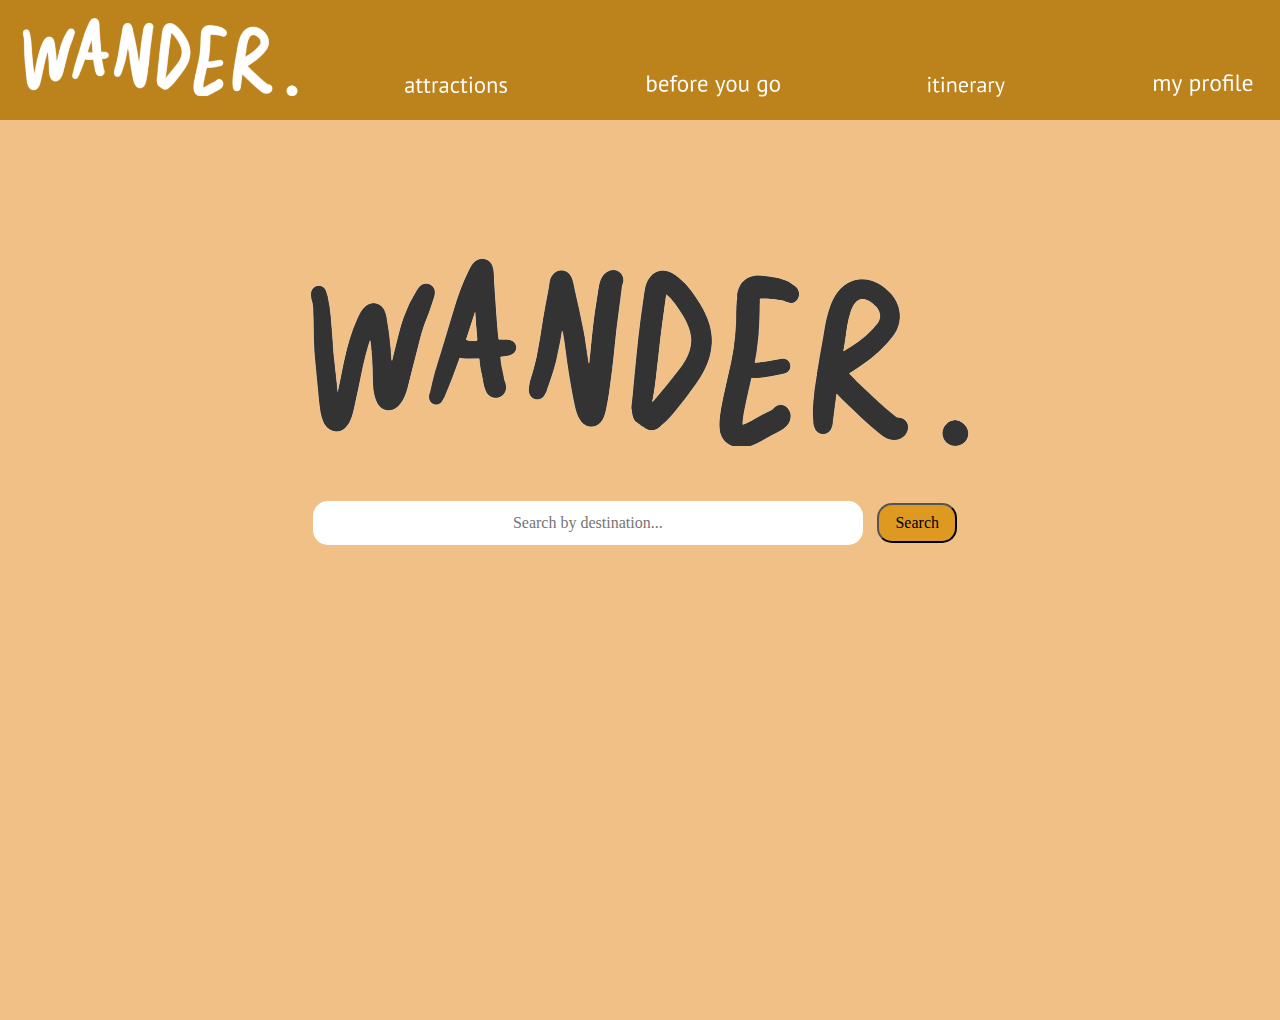
<file: index.html>
<!DOCTYPE html>
<html lang="en">
  <head>
    <!-- Required meta tags -->
    <meta charset="utf-8" />
    <meta
      name="viewport"
      content="width=device-width, initial-scale=1, shrink-to-fit=no"
    />

    <!-- Bootstrap CSS -->
    <link
      rel="stylesheet"
      href="https://stackpath.bootstrapcdn.com/bootstrap/4.4.1/css/bootstrap.min.css"
      integrity="sha384-Vkoo8x4CGsO3+Hhxv8T/Q5PaXtkKtu6ug5TOeNV6gBiFeWPGFN9MuhOf23Q9Ifjh"
      crossorigin="anonymous"
    />
    <link rel="stylesheet" href="styles.css" />

    <title>Wander</title>
  </head>
  <body>
    <div class="top-bar">
      <div class="logo">
        <a href="index.html">
          <img src="wander_logo.png" height="85px" />
        </a>
      </div>
      <div class="top-menu">
        <a href="attractions.html">
          <img
            src="attractions.png"
            height="40px"
            style="margin:0px 60px 0px 100px;"
          />
        </a>
        <a href="before_you_go.html">
          <img src="before_you_go.png" height="46px" style="margin:0px 60px;" />
        </a>
        <a href="itinerary.html">
          <img src="itinerary.png" height="52px" style="margin:0px 60px;" />
        </a>
        <a href="my_profile.html">
          <img src="my_profile.png" height="46px" style="margin:0px 60px;" />
        </a>
      </div>
    </div>
    <div class="first-page">
      <img src="wander_title.png" /> <br />
      <input
        class="input1"
        type="text"
        id="myinput"
        placeholder="Search by destination..."
      />
      <a href="when_travel.html">
        <button type="button" onclick="when_travel.html">Search</button>
      </a>
    </div>

    <!-- Optional JavaScript -->
    <!-- jQuery first, then Popper.js, then Bootstrap JS -->
    <script
      src="https://code.jquery.com/jquery-3.4.1.slim.min.js"
      integrity="sha384-J6qa4849blE2+poT4WnyKhv5vZF5SrPo0iEjwBvKU7imGFAV0wwj1yYfoRSJoZ+n"
      crossorigin="anonymous"
    ></script>
    <script
      src="https://cdn.jsdelivr.net/npm/popper.js@1.16.0/dist/umd/popper.min.js"
      integrity="sha384-Q6E9RHvbIyZFJoft+2mJbHaEWldlvI9IOYy5n3zV9zzTtmI3UksdQRVvoxMfooAo"
      crossorigin="anonymous"
    ></script>
    <script
      src="https://stackpath.bootstrapcdn.com/bootstrap/4.4.1/js/bootstrap.min.js"
      integrity="sha384-wfSDF2E50Y2D1uUdj0O3uMBJnjuUD4Ih7YwaYd1iqfktj0Uod8GCExl3Og8ifwB6"
      crossorigin="anonymous"
    ></script>
  </body>
</html>
</file>
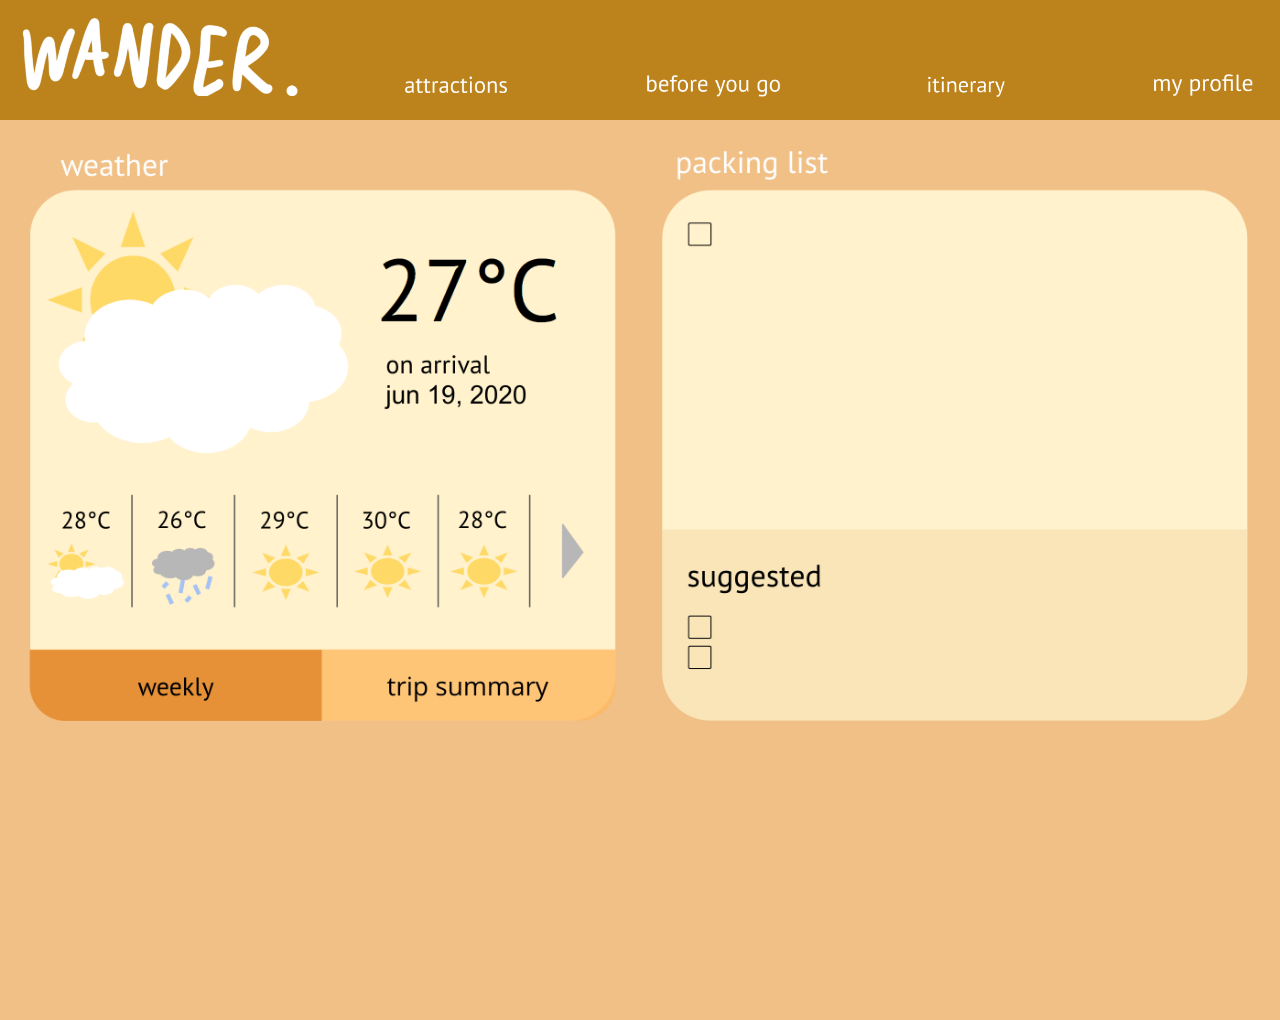
<file: before_you_go.html>
<!DOCTYPE html>
<html lang="en">
  <head>
    <!-- Required meta tags -->
    <meta charset="utf-8" />
    <meta
      name="viewport"
      content="width=device-width, initial-scale=1, shrink-to-fit=no"
    />

    <!-- Bootstrap CSS -->
    <link
      rel="stylesheet"
      href="https://stackpath.bootstrapcdn.com/bootstrap/4.4.1/css/bootstrap.min.css"
      integrity="sha384-Vkoo8x4CGsO3+Hhxv8T/Q5PaXtkKtu6ug5TOeNV6gBiFeWPGFN9MuhOf23Q9Ifjh"
      crossorigin="anonymous"
    />
    <link rel="stylesheet" href="styles.css" />
    <title>Wander</title>
  </head>
  <body>
    <div class="top-bar">
      <div class="logo">
        <a href="index.html">
          <img src="wander_logo.png" height="85px" />
        </a>
      </div>
      <div class="top-menu">
        <a href="attractions.html">
          <img
            src="attractions.png"
            height="40px"
            style="margin:0px 60px 0px 100px;"
          />
        </a>
        <a href="before_you_go.html">
          <img src="before_you_go.png" height="46px" style="margin:0px 60px;" />
        </a>
        <a href="itinerary.html">
          <img src="itinerary.png" height="52px" style="margin:0px 60px;" />
        </a>
        <a href="my_profile.html">
          <img src="my_profile.png" height="46px" style="margin:0px 60px;" />
        </a>
      </div>
    </div>
    <div class="page-container">
      <img src="before_you_go_page.png" width="1300" />
    </div>
    <!-- Optional JavaScript -->
    <!-- jQuery first, then Popper.js, then Bootstrap JS -->
    <script
      src="https://code.jquery.com/jquery-3.4.1.slim.min.js"
      integrity="sha384-J6qa4849blE2+poT4WnyKhv5vZF5SrPo0iEjwBvKU7imGFAV0wwj1yYfoRSJoZ+n"
      crossorigin="anonymous"
    ></script>
    <script
      src="https://cdn.jsdelivr.net/npm/popper.js@1.16.0/dist/umd/popper.min.js"
      integrity="sha384-Q6E9RHvbIyZFJoft+2mJbHaEWldlvI9IOYy5n3zV9zzTtmI3UksdQRVvoxMfooAo"
      crossorigin="anonymous"
    ></script>
    <script
      src="https://stackpath.bootstrapcdn.com/bootstrap/4.4.1/js/bootstrap.min.js"
      integrity="sha384-wfSDF2E50Y2D1uUdj0O3uMBJnjuUD4Ih7YwaYd1iqfktj0Uod8GCExl3Og8ifwB6"
      crossorigin="anonymous"
    ></script>
  </body>
</html>
</file>
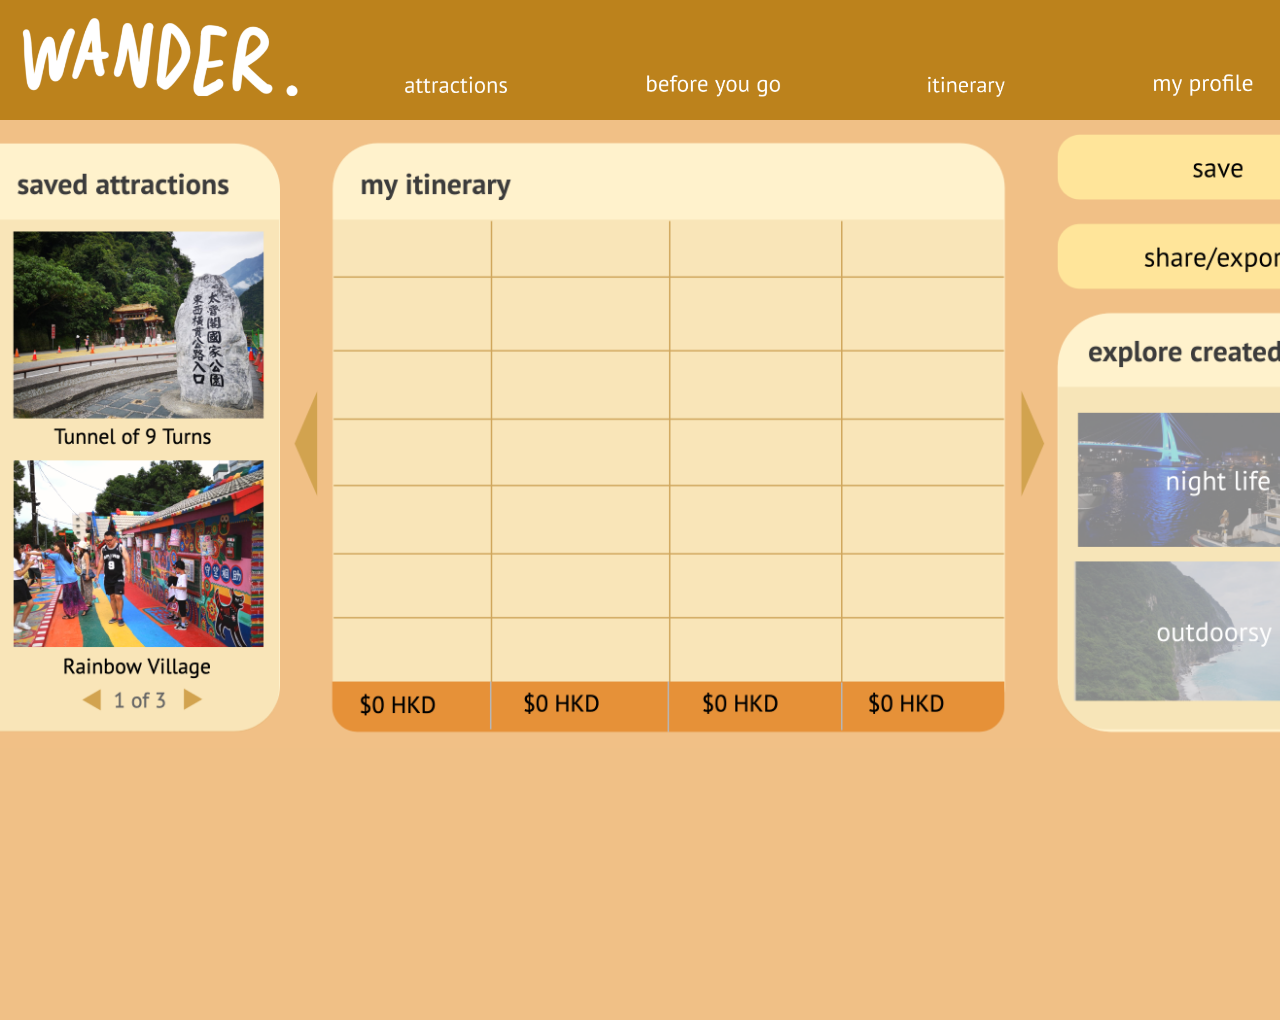
<file: itinerary.html>
<!DOCTYPE html>
<html lang="en">
  <head>
    <!-- Required meta tags -->
    <meta charset="utf-8" />
    <meta
      name="viewport"
      content="width=device-width, initial-scale=1, shrink-to-fit=no"
    />

    <!-- Bootstrap CSS -->
    <link
      rel="stylesheet"
      href="https://stackpath.bootstrapcdn.com/bootstrap/4.4.1/css/bootstrap.min.css"
      integrity="sha384-Vkoo8x4CGsO3+Hhxv8T/Q5PaXtkKtu6ug5TOeNV6gBiFeWPGFN9MuhOf23Q9Ifjh"
      crossorigin="anonymous"
    />
    <link rel="stylesheet" href="styles.css" />

    <title>Wander</title>
  </head>
  <body>
    <div class="top-bar">
      <div class="logo">
        <a href="index.html">
          <img src="wander_logo.png" height="85px" />
        </a>
      </div>
      <div class="top-menu">
        <a href="attractions.html">
          <img
            src="attractions.png"
            height="40px"
            style="margin:0px 60px 0px 100px;"
          />
        </a>
        <a href="before_you_go.html">
          <img src="before_you_go.png" height="46px" style="margin:0px 60px;" />
        </a>
        <a href="itinerary.html">
          <img src="itinerary.png" height="52px" style="margin:0px 60px;" />
        </a>
        <a href="my_profile.html">
          <img src="my_profile.png" height="46px" style="margin:0px 60px;" />
        </a>
      </div>
    </div>
    <div class="page-container" style="text-align:left;" style="padding-top:5px">
        <img src="itinerary-page.png" width="1400"/>
    </div>
    <!-- Optional JavaScript -->
    <!-- jQuery first, then Popper.js, then Bootstrap JS -->
    <script
      src="https://code.jquery.com/jquery-3.4.1.slim.min.js"
      integrity="sha384-J6qa4849blE2+poT4WnyKhv5vZF5SrPo0iEjwBvKU7imGFAV0wwj1yYfoRSJoZ+n"
      crossorigin="anonymous"
    ></script>
    <script
      src="https://cdn.jsdelivr.net/npm/popper.js@1.16.0/dist/umd/popper.min.js"
      integrity="sha384-Q6E9RHvbIyZFJoft+2mJbHaEWldlvI9IOYy5n3zV9zzTtmI3UksdQRVvoxMfooAo"
      crossorigin="anonymous"
    ></script>
    <script
      src="https://stackpath.bootstrapcdn.com/bootstrap/4.4.1/js/bootstrap.min.js"
      integrity="sha384-wfSDF2E50Y2D1uUdj0O3uMBJnjuUD4Ih7YwaYd1iqfktj0Uod8GCExl3Og8ifwB6"
      crossorigin="anonymous"
    ></script>
  </body>
</html>
</file>
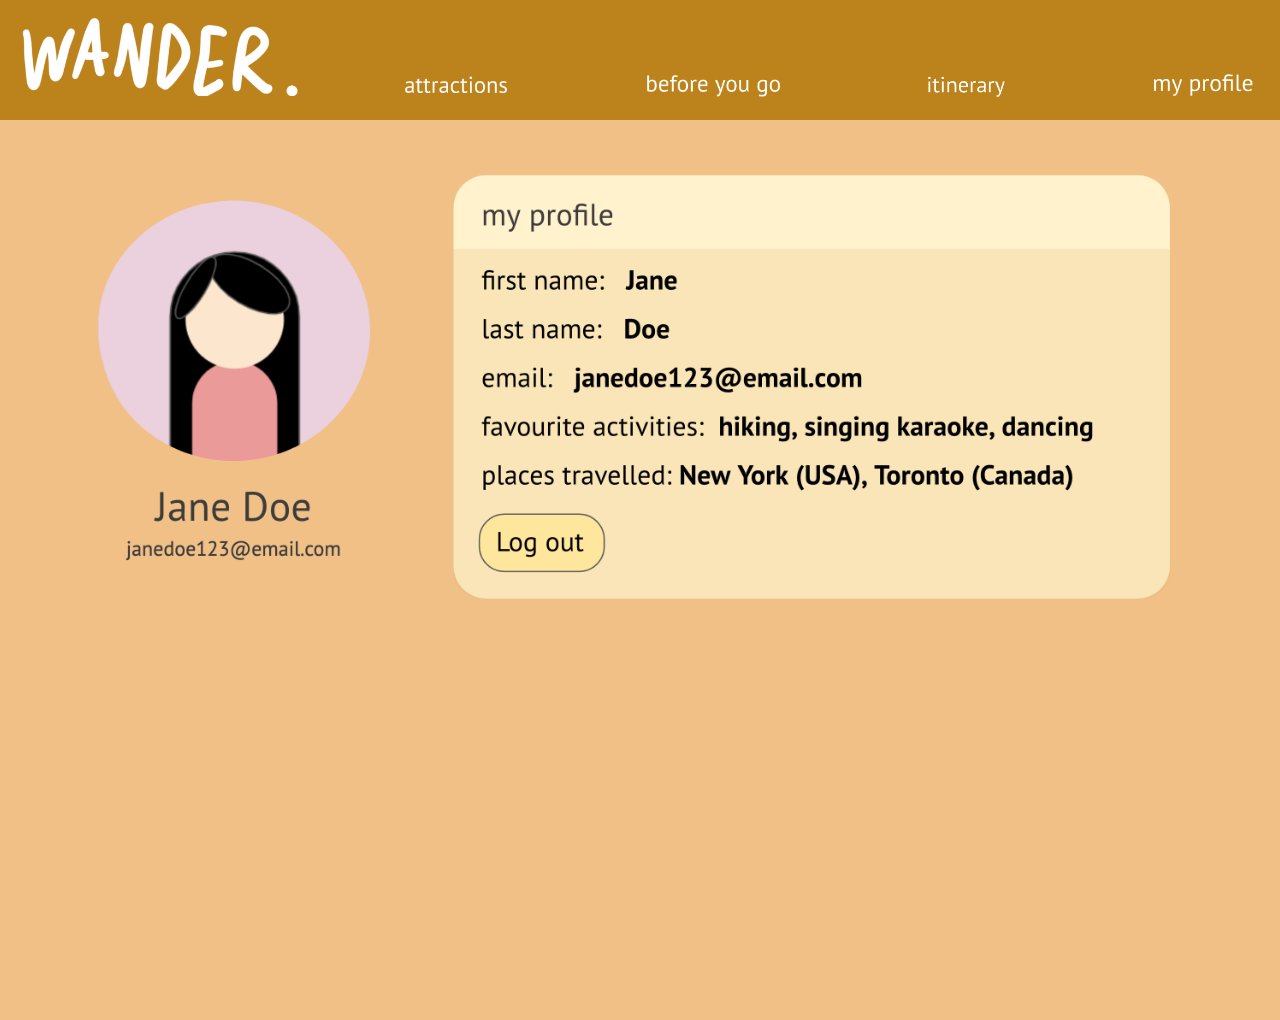
<file: my_profile.html>
<!DOCTYPE html>
<html lang="en">
  <head>
    <!-- Required meta tags -->
    <meta charset="utf-8" />
    <meta
      name="viewport"
      content="width=device-width, initial-scale=1, shrink-to-fit=no"
    />

    <!-- Bootstrap CSS -->
    <link
      rel="stylesheet"
      href="https://stackpath.bootstrapcdn.com/bootstrap/4.4.1/css/bootstrap.min.css"
      integrity="sha384-Vkoo8x4CGsO3+Hhxv8T/Q5PaXtkKtu6ug5TOeNV6gBiFeWPGFN9MuhOf23Q9Ifjh"
      crossorigin="anonymous"
    />
    <link rel="stylesheet" href="styles.css" />
    <title>Wander</title>
  </head>
  <body>
    <div class="top-bar">
      <div class="logo">
        <a href="index.html">
          <img src="wander_logo.png" height="85px" />
        </a>
      </div>
      <div class="top-menu">
        <a href="attractions.html">
          <img
            src="attractions.png"
            height="40px"
            style="margin:0px 60px 0px 100px;"
          />
        </a>
        <a href="before_you_go.html">
          <img src="before_you_go.png" height="46px" style="margin:0px 60px;" />
        </a>
        <a href="itinerary.html">
          <img src="itinerary.png" height="52px" style="margin:0px 60px;" />
        </a>
        <a href="my_profile.html">
          <img src="my_profile.png" height="46px" style="margin:0px 60px;" />
        </a>
      </div>
    </div>
    <div class="page-container">
      <img src="profile_page.png" width="1200" />
    </div>
    <!-- Optional JavaScript -->
    <!-- jQuery first, then Popper.js, then Bootstrap JS -->
    <script
      src="https://code.jquery.com/jquery-3.4.1.slim.min.js"
      integrity="sha384-J6qa4849blE2+poT4WnyKhv5vZF5SrPo0iEjwBvKU7imGFAV0wwj1yYfoRSJoZ+n"
      crossorigin="anonymous"
    ></script>
    <script
      src="https://cdn.jsdelivr.net/npm/popper.js@1.16.0/dist/umd/popper.min.js"
      integrity="sha384-Q6E9RHvbIyZFJoft+2mJbHaEWldlvI9IOYy5n3zV9zzTtmI3UksdQRVvoxMfooAo"
      crossorigin="anonymous"
    ></script>
    <script
      src="https://stackpath.bootstrapcdn.com/bootstrap/4.4.1/js/bootstrap.min.js"
      integrity="sha384-wfSDF2E50Y2D1uUdj0O3uMBJnjuUD4Ih7YwaYd1iqfktj0Uod8GCExl3Og8ifwB6"
      crossorigin="anonymous"
    ></script>
  </body>
</html>
</file>
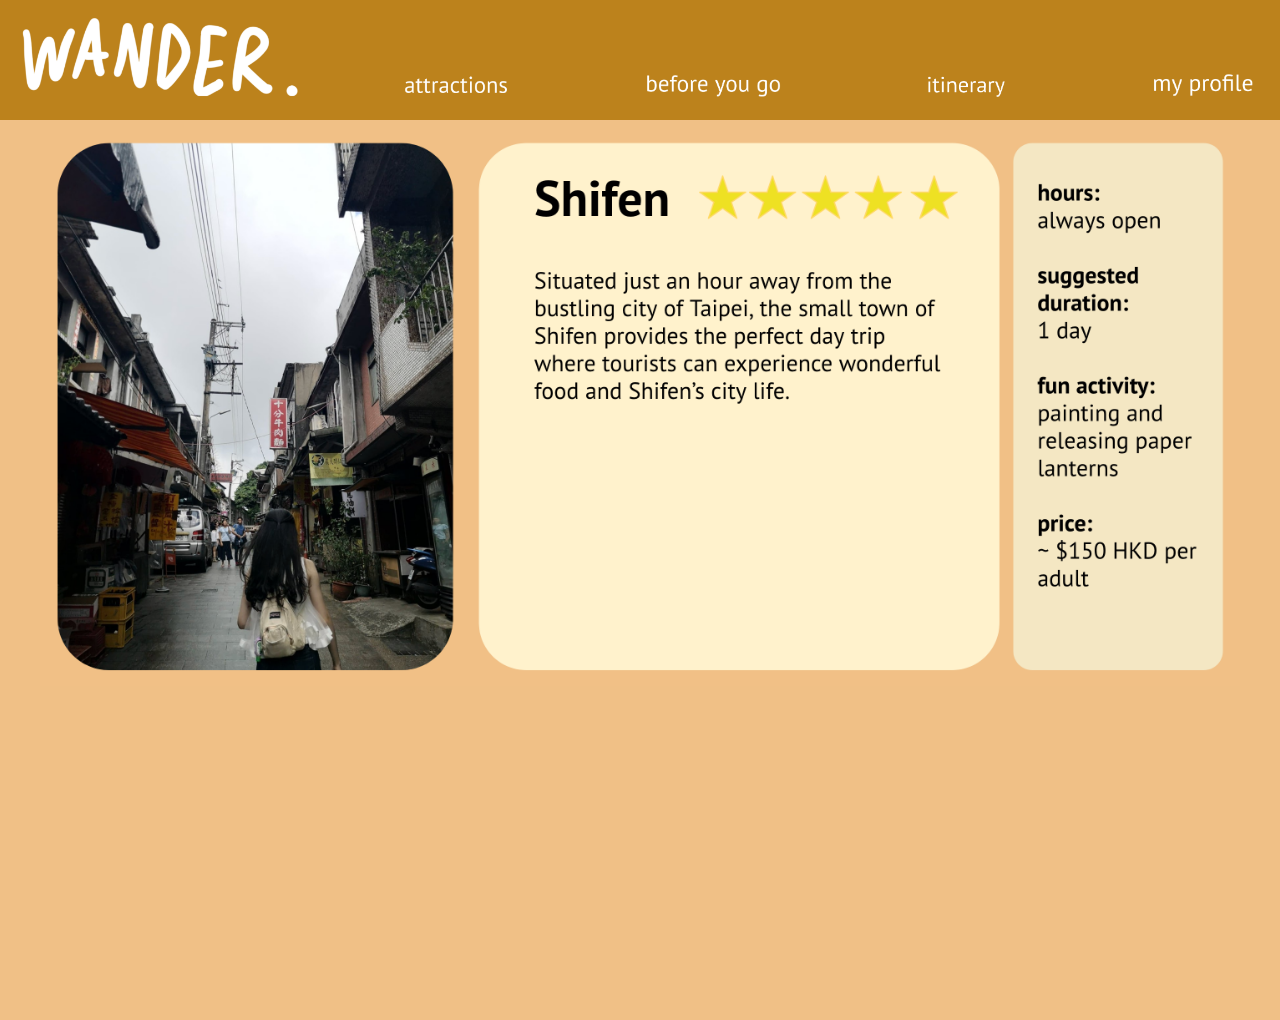
<file: shifen_info.html>
<!DOCTYPE html>
<html lang="en">
  <head>
    <!-- Required meta tags -->
    <meta charset="utf-8" />
    <meta
      name="viewport"
      content="width=device-width, initial-scale=1, shrink-to-fit=no"
    />

    <!-- Bootstrap CSS -->
    <link
      rel="stylesheet"
      href="https://stackpath.bootstrapcdn.com/bootstrap/4.4.1/css/bootstrap.min.css"
      integrity="sha384-Vkoo8x4CGsO3+Hhxv8T/Q5PaXtkKtu6ug5TOeNV6gBiFeWPGFN9MuhOf23Q9Ifjh"
      crossorigin="anonymous"
    />
    <link rel="stylesheet" href="styles.css" />

    <title>Wander</title>
  </head>
  <body>
    <div class="top-bar">
      <div class="logo">
        <a href="index.html">
          <img src="wander_logo.png" height="85px" />
        </a>
      </div>
      <div class="top-menu">
        <a href="attractions.html">
          <img
            src="attractions.png"
            height="40px"
            style="margin:0px 60px 0px 100px;"
          />
        </a>
        <a href="before_you_go.html">
          <img src="before_you_go.png" height="46px" style="margin:0px 60px;" />
        </a>
        <a href="itinerary.html">
          <img src="itinerary.png" height="52px" style="margin:0px 60px;" />
        </a>
        <a href="my_profile.html">
          <img src="my_profile.png" height="46px" style="margin:0px 60px;" />
        </a>
      </div>
    </div>
    <div class="page-container" >
        <img src="shifen_info.png" style="width:1200px" style="margin-top:10px;" />
    </div>
    <!-- Optional JavaScript -->
    <!-- jQuery first, then Popper.js, then Bootstrap JS -->
    <script
      src="https://code.jquery.com/jquery-3.4.1.slim.min.js"
      integrity="sha384-J6qa4849blE2+poT4WnyKhv5vZF5SrPo0iEjwBvKU7imGFAV0wwj1yYfoRSJoZ+n"
      crossorigin="anonymous"
    ></script>
    <script
      src="https://cdn.jsdelivr.net/npm/popper.js@1.16.0/dist/umd/popper.min.js"
      integrity="sha384-Q6E9RHvbIyZFJoft+2mJbHaEWldlvI9IOYy5n3zV9zzTtmI3UksdQRVvoxMfooAo"
      crossorigin="anonymous"
    ></script>
    <script
      src="https://stackpath.bootstrapcdn.com/bootstrap/4.4.1/js/bootstrap.min.js"
      integrity="sha384-wfSDF2E50Y2D1uUdj0O3uMBJnjuUD4Ih7YwaYd1iqfktj0Uod8GCExl3Og8ifwB6"
      crossorigin="anonymous"
    ></script>
  </body>
</html>
</file>
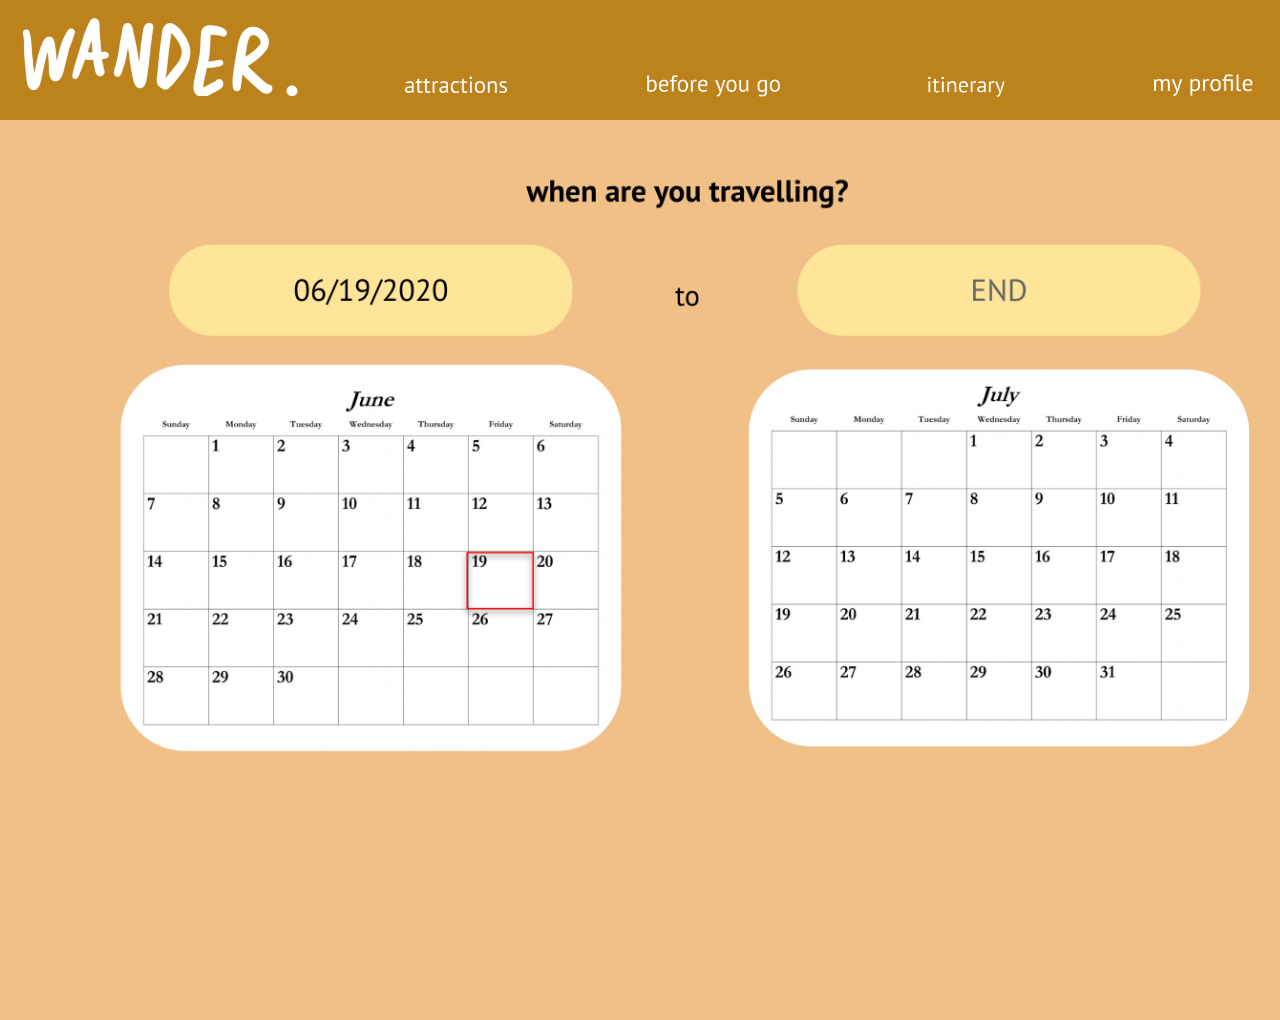
<file: when_travel.html>
<!DOCTYPE html>
<html lang="en">
  <head>
    <!-- Required meta tags -->
    <meta charset="utf-8" />
    <meta
      name="viewport"
      content="width=device-width, initial-scale=1, shrink-to-fit=no"
    />

    <!-- Bootstrap CSS -->
    <link
      rel="stylesheet"
      href="https://stackpath.bootstrapcdn.com/bootstrap/4.4.1/css/bootstrap.min.css"
      integrity="sha384-Vkoo8x4CGsO3+Hhxv8T/Q5PaXtkKtu6ug5TOeNV6gBiFeWPGFN9MuhOf23Q9Ifjh"
      crossorigin="anonymous"
    />
    <link rel="stylesheet" href="styles.css" />

    <title>Wander</title>
  </head>
  <body>
    <div class="top-bar">
      <div class="logo">
        <a href="index.html">
          <img src="wander_logo.png" height="85px" />
        </a>
      </div>
      <div class="top-menu">
        <a href="attractions.html">
          <img
            src="attractions.png"
            height="40px"
            style="margin:0px 60px 0px 100px;"
          />
        </a>
        <a href="before_you_go.html">
          <img src="before_you_go.png" height="46px" style="margin:0px 60px;" />
        </a>
        <a href="itinerary.html">
          <img src="itinerary.png" height="52px" style="margin:0px 60px;" />
        </a>
        <a href="my_profile.html">
          <img src="my_profile.png" height="46px" style="margin:0px 60px;" />
        </a>
      </div>
    </div>
    <div class="page-container">
      <a href="attractions.html">
        <img src="when_travel.png" width="1375" />
      </a>
    </div>
    <!-- Optional JavaScript -->
    <!-- jQuery first, then Popper.js, then Bootstrap JS -->
    <script
      src="https://code.jquery.com/jquery-3.4.1.slim.min.js"
      integrity="sha384-J6qa4849blE2+poT4WnyKhv5vZF5SrPo0iEjwBvKU7imGFAV0wwj1yYfoRSJoZ+n"
      crossorigin="anonymous"
    ></script>
    <script
      src="https://cdn.jsdelivr.net/npm/popper.js@1.16.0/dist/umd/popper.min.js"
      integrity="sha384-Q6E9RHvbIyZFJoft+2mJbHaEWldlvI9IOYy5n3zV9zzTtmI3UksdQRVvoxMfooAo"
      crossorigin="anonymous"
    ></script>
    <script
      src="https://stackpath.bootstrapcdn.com/bootstrap/4.4.1/js/bootstrap.min.js"
      integrity="sha384-wfSDF2E50Y2D1uUdj0O3uMBJnjuUD4Ih7YwaYd1iqfktj0Uod8GCExl3Og8ifwB6"
      crossorigin="anonymous"
    ></script>
  </body>
</html>
</file>
<file: styles.css>
body {
  height: 100vh;
  background-color: #f0c086ff;
}

.top-bar {
  display: flex;
  flex-wrap: nowrap;
  background-color: #bc821cff;
}

.logo {
  height: 120px;
  padding-top: 14px;
  padding-left: 15px;
  background-color: #bc821cff;
}

.top-menu {
  height: 120px;
  text-align: right;
  vertical-align: text-bottom;
  padding-top: 60px;
  white-space: nowrap;
  background-color: #bc821cff;
}

button {
  font-family: Verdana;
  background-color: #de9921;
  margin: 10px;
  border-color: none;
  height: 40px;
  width: 80px;
  border-radius: 15px;
}

.first-page {
  height: 100%;
  width: 100%;
  padding-top: 130px;
  text-align: center;
  background-color: #f0c086;
}

.input1 {
  width: 550px;
  padding: 10px 10px;
  border-radius: 15px;
  border: none;
  margin: 55px 0px;
  resize: none;
  text-align: center;
  font-family: Verdana;
}

.page-container {
  height: 100%;
  width: 100%;
  text-align: center;
  background-color: #f0c086;
  padding-top: 10px;
}

.center {
  width: 50%;
}
</file>
